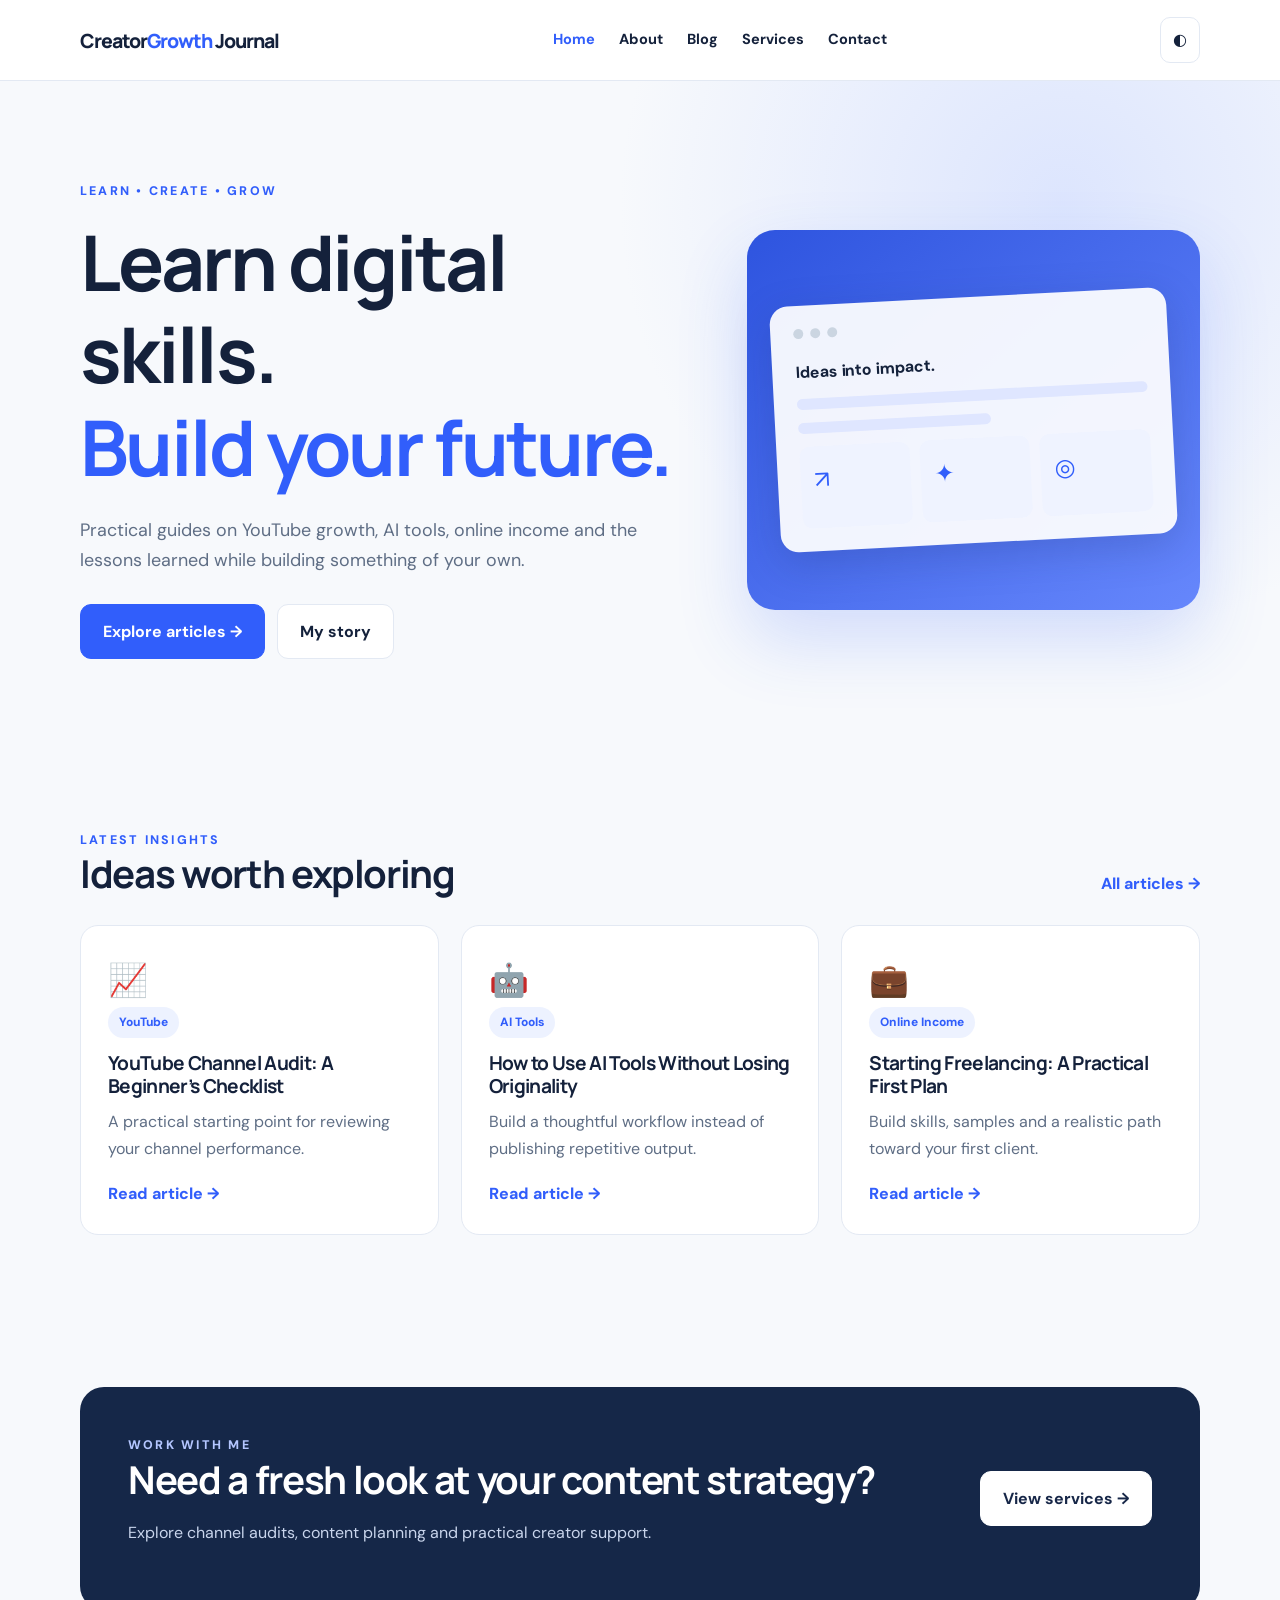
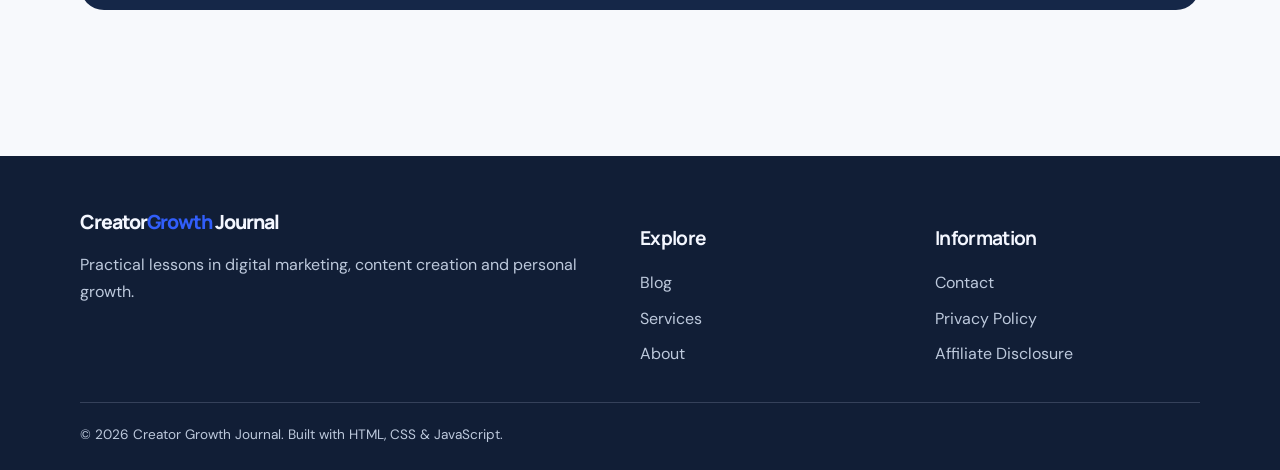
<file: index.html>
<!doctype html><html lang="en"><head><meta charset="utf-8"><meta name="viewport" content="width=device-width,initial-scale=1"><meta name="description" content="Learn digital marketing, YouTube SEO, AI tools and practical online skills."><title>Home | Creator Growth Journal</title><link rel="stylesheet" href="assets/css/style.css"></head><body><a class="skip" href="#main">Skip to content</a><header class="header"><div class="container nav"><a class="brand" href="index.html">Creator<span>Growth</span> Journal</a><nav class="links" id="navLinks" aria-label="Main navigation"><a href="index.html" aria-current="page">Home</a><a href="about.html" >About</a><a href="blog.html" >Blog</a><a href="services.html" >Services</a><a href="contact.html" >Contact</a></nav><div class="nav-actions"><button class="iconbtn" id="themeToggle" type="button" aria-label="Switch to dark mode">◐</button><button class="menu-toggle" id="menuToggle" type="button" aria-controls="navLinks" aria-expanded="false">☰ Menu</button></div></div></header><main id="main"><section class="hero"><div class="container hero-grid"><div><div class="eyebrow">LEARN • CREATE • GROW</div><h1>Learn digital skills.<br><span>Build your future.</span></h1><p class="lead">Practical guides on YouTube growth, AI tools, online income and the lessons learned while building something of your own.</p><div class="cta"><a class="btn" href="blog.html">Explore articles →</a><a class="btn secondary" href="about.html">My story</a></div></div><div class="visual" aria-hidden="true"><div class="mock"><div class="mock-head"><i class="dot"></i><i class="dot"></i><i class="dot"></i></div><strong>Ideas into impact.</strong><div class="mock-bar"></div><div class="mock-bar short"></div><div class="mock-row"><div class="mock-tile">↗</div><div class="mock-tile">✦</div><div class="mock-tile">◎</div></div></div></div></div></section><section class="section"><div class="container"><div class="section-head"><div><div class="eyebrow">LATEST INSIGHTS</div><h2>Ideas worth exploring</h2></div><a class="read" href="blog.html">All articles →</a></div><div class="grid"><article class="card" data-article data-category="YouTube"><div class="card-icon">📈</div><span class="tag">YouTube</span><h3>YouTube Channel Audit: A Beginner’s Checklist</h3><p>A practical starting point for reviewing your channel performance.</p><a class="read" href="posts/youtube-audit.html">Read article →</a></article><article class="card" data-article data-category="AI Tools"><div class="card-icon">🤖</div><span class="tag">AI Tools</span><h3>How to Use AI Tools Without Losing Originality</h3><p>Build a thoughtful workflow instead of publishing repetitive output.</p><a class="read" href="posts/ai-content.html">Read article →</a></article><article class="card" data-article data-category="Online Income"><div class="card-icon">💼</div><span class="tag">Online Income</span><h3>Starting Freelancing: A Practical First Plan</h3><p>Build skills, samples and a realistic path toward your first client.</p><a class="read" href="posts/freelancing.html">Read article →</a></article></div></div></section><section class="section"><div class="container"><div class="band"><div><div class="eyebrow" style="color:#b4c6ff">WORK WITH ME</div><h2>Need a fresh look at your content strategy?</h2><p>Explore channel audits, content planning and practical creator support.</p></div><a class="btn" href="services.html">View services →</a></div></div></section></main><footer class="footer"><div class="container"><div class="footer-grid"><div><div class="brand">Creator<span>Growth</span> Journal</div><p>Practical lessons in digital marketing, content creation and personal growth.</p></div><div><h3>Explore</h3><div class="footer-links"><a href="blog.html">Blog</a><a href="services.html">Services</a><a href="about.html">About</a></div></div><div><h3>Information</h3><div class="footer-links"><a href="contact.html">Contact</a><a href="privacy.html">Privacy Policy</a><a href="disclosure.html">Affiliate Disclosure</a></div></div></div><div class="footer-bottom">© 2026 Creator Growth Journal. Built with HTML, CSS & JavaScript.</div></div></footer><script src="assets/js/script.js" defer></script></body></html>
</file>
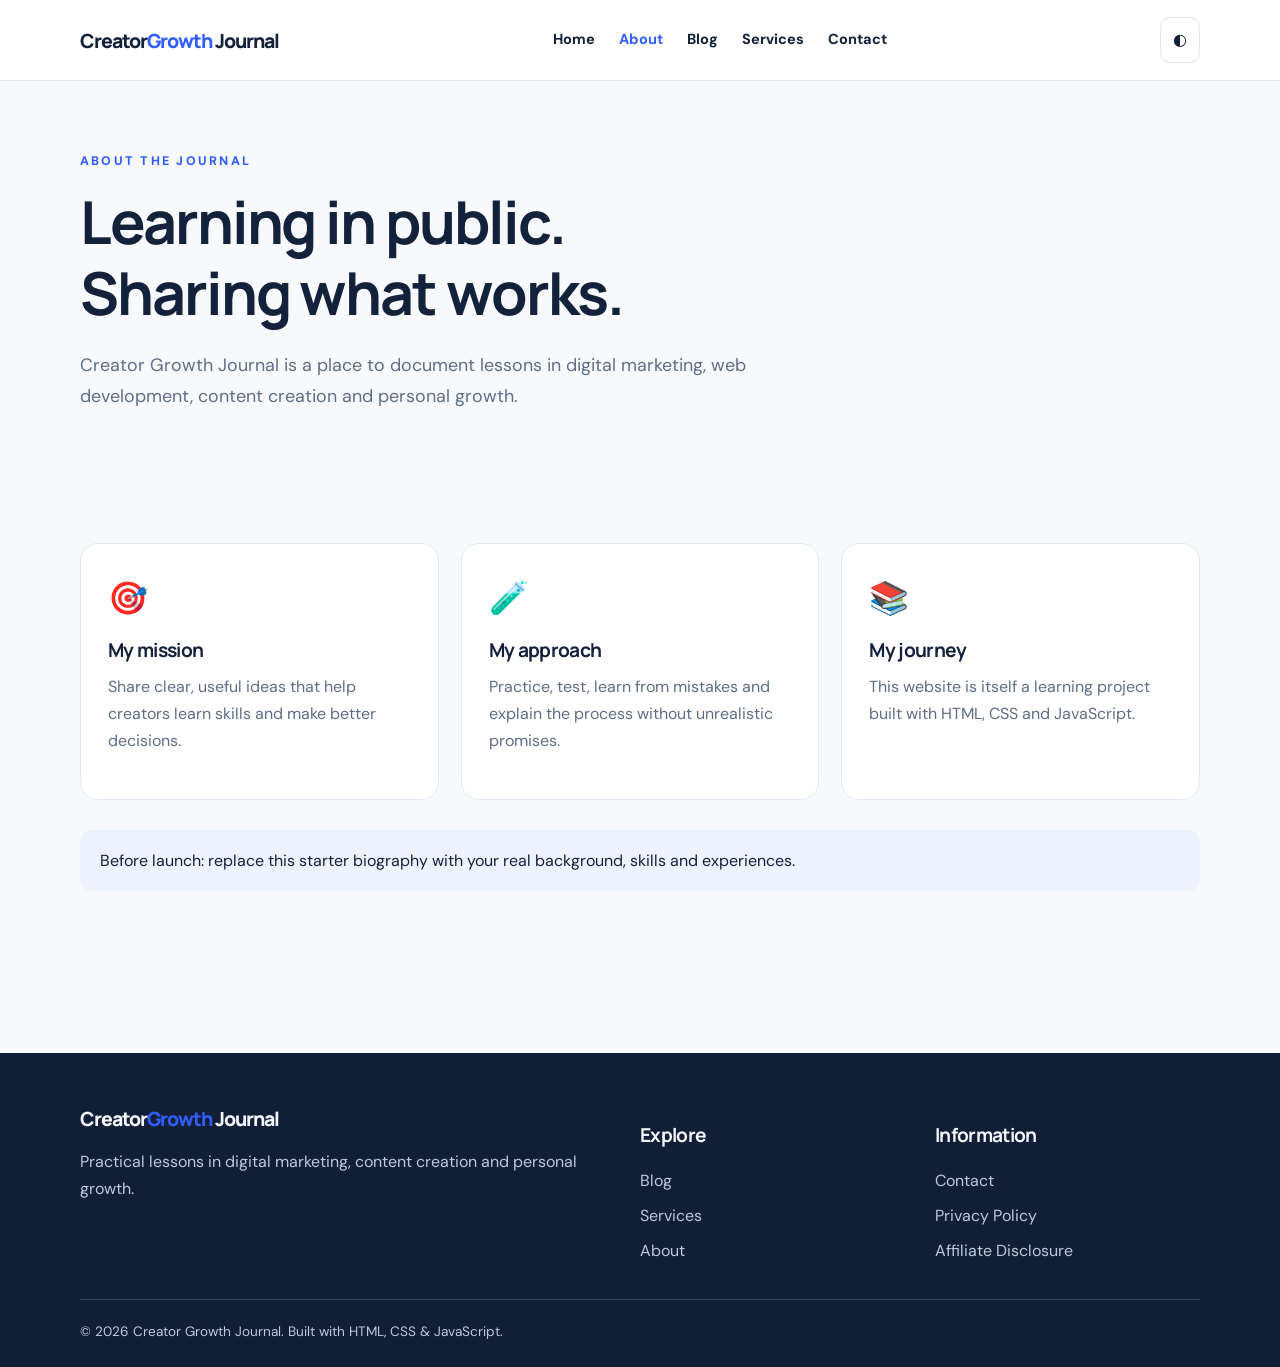
<file: about.html>
<!doctype html><html lang="en"><head><meta charset="utf-8"><meta name="viewport" content="width=device-width,initial-scale=1"><meta name="description" content="Learn about the mission behind Creator Growth Journal"><title>About | Creator Growth Journal</title><link rel="stylesheet" href="assets/css/style.css"></head><body><a class="skip" href="#main">Skip to content</a><header class="header"><div class="container nav"><a class="brand" href="index.html">Creator<span>Growth</span> Journal</a><nav class="links" id="navLinks" aria-label="Main navigation"><a href="index.html" >Home</a><a href="about.html" aria-current="page">About</a><a href="blog.html" >Blog</a><a href="services.html" >Services</a><a href="contact.html" >Contact</a></nav><div class="nav-actions"><button class="iconbtn" id="themeToggle" type="button" aria-label="Switch to dark mode">◐</button><button class="menu-toggle" id="menuToggle" type="button" aria-controls="navLinks" aria-expanded="false">☰ Menu</button></div></div></header><main id="main"><section class="page-hero"><div class="container"><div class="eyebrow">ABOUT THE JOURNAL</div><h1>Learning in public.<br>Sharing what works.</h1><p class="lead">Creator Growth Journal is a place to document lessons in digital marketing, web development, content creation and personal growth.</p></div></section><section class="section"><div class="container"><div class="grid"><div class="card"><div class="card-icon">🎯</div><h3>My mission</h3><p>Share clear, useful ideas that help creators learn skills and make better decisions.</p></div><div class="card"><div class="card-icon">🧪</div><h3>My approach</h3><p>Practice, test, learn from mistakes and explain the process without unrealistic promises.</p></div><div class="card"><div class="card-icon">📚</div><h3>My journey</h3><p>This website is itself a learning project built with HTML, CSS and JavaScript.</p></div></div><p class="note" style="margin-top:30px">Before launch: replace this starter biography with your real background, skills and experiences.</p></div></section></main><footer class="footer"><div class="container"><div class="footer-grid"><div><div class="brand">Creator<span>Growth</span> Journal</div><p>Practical lessons in digital marketing, content creation and personal growth.</p></div><div><h3>Explore</h3><div class="footer-links"><a href="blog.html">Blog</a><a href="services.html">Services</a><a href="about.html">About</a></div></div><div><h3>Information</h3><div class="footer-links"><a href="contact.html">Contact</a><a href="privacy.html">Privacy Policy</a><a href="disclosure.html">Affiliate Disclosure</a></div></div></div><div class="footer-bottom">© 2026 Creator Growth Journal. Built with HTML, CSS & JavaScript.</div></div></footer><script src="assets/js/script.js" defer></script></body></html>
</file>
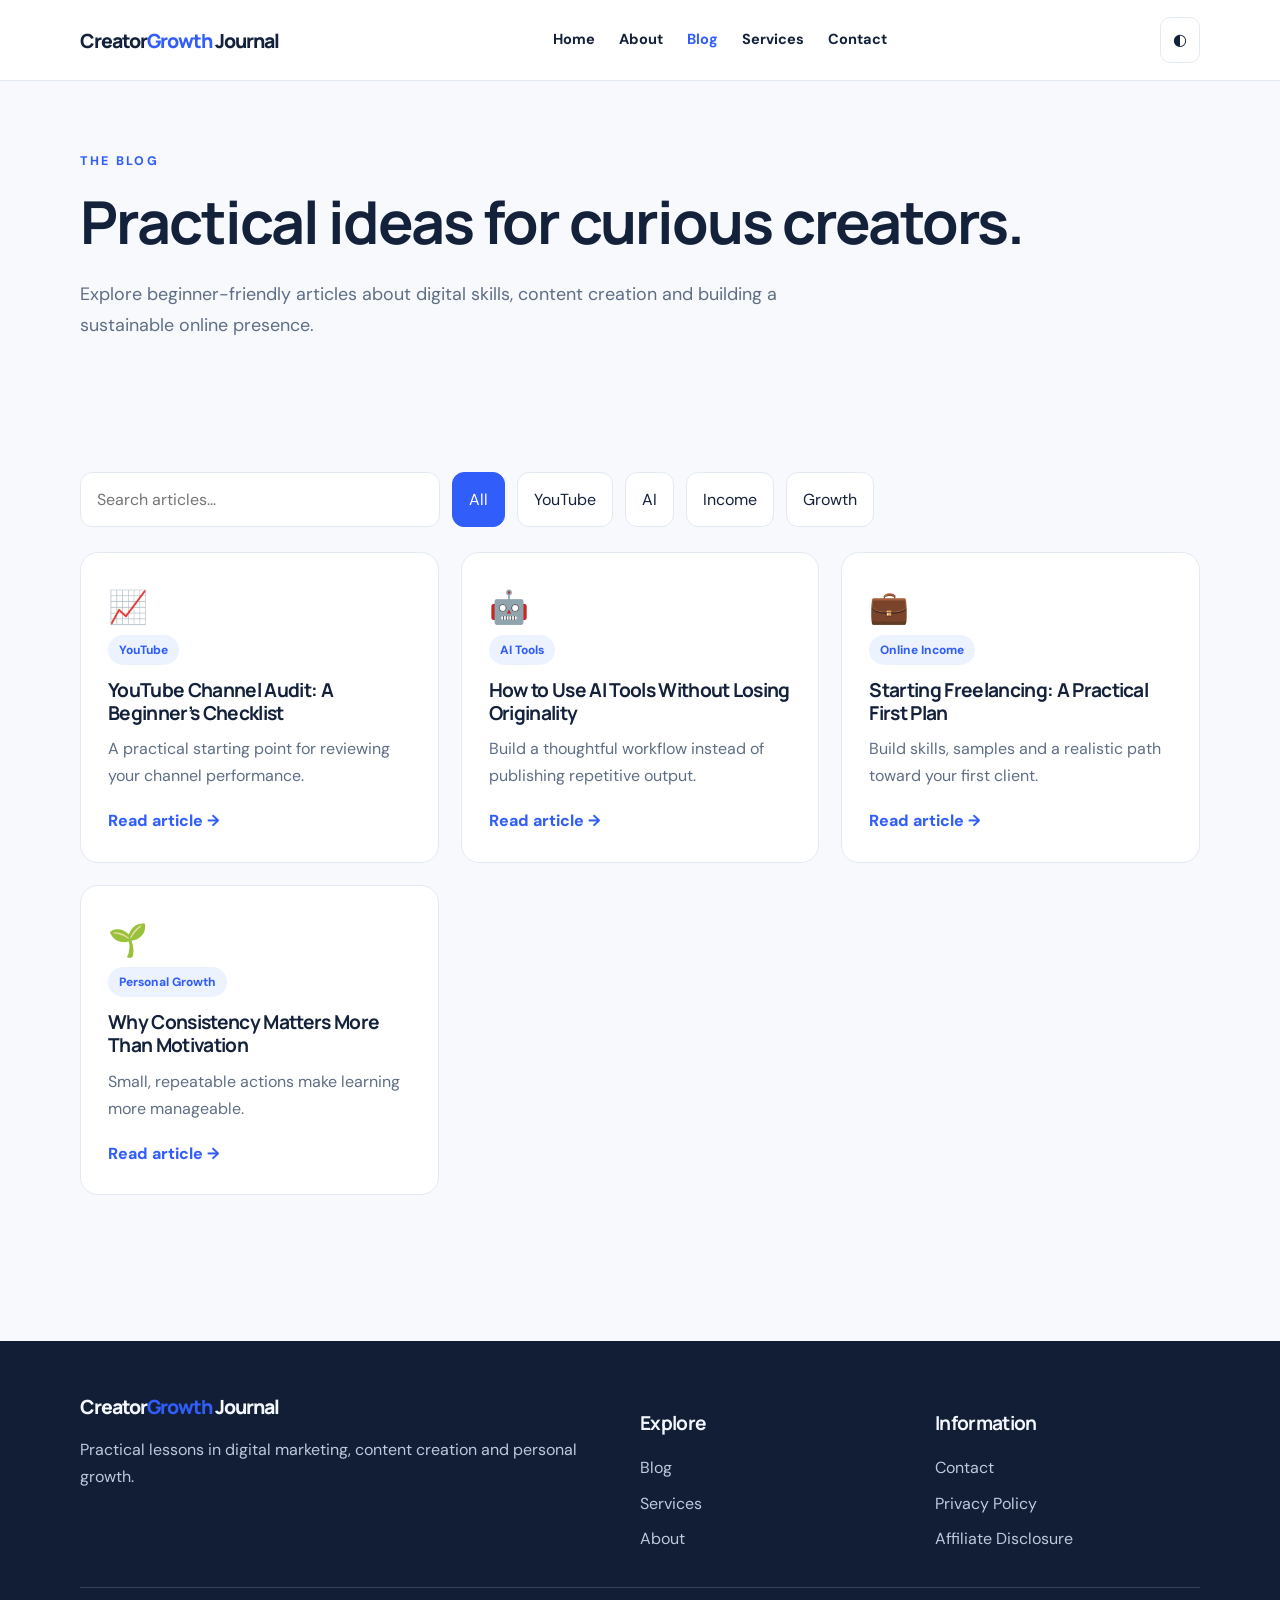
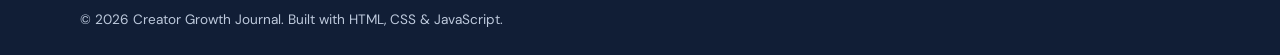
<file: blog.html>
<!doctype html><html lang="en"><head><meta charset="utf-8"><meta name="viewport" content="width=device-width,initial-scale=1"><meta name="description" content="Explore articles about YouTube, AI, freelancing and personal growth"><title>Blog | Creator Growth Journal</title><link rel="stylesheet" href="assets/css/style.css"></head><body><a class="skip" href="#main">Skip to content</a><header class="header"><div class="container nav"><a class="brand" href="index.html">Creator<span>Growth</span> Journal</a><nav class="links" id="navLinks" aria-label="Main navigation"><a href="index.html" >Home</a><a href="about.html" >About</a><a href="blog.html" aria-current="page">Blog</a><a href="services.html" >Services</a><a href="contact.html" >Contact</a></nav><div class="nav-actions"><button class="iconbtn" id="themeToggle" type="button" aria-label="Switch to dark mode">◐</button><button class="menu-toggle" id="menuToggle" type="button" aria-controls="navLinks" aria-expanded="false">☰ Menu</button></div></div></header><main id="main"><section class="page-hero"><div class="container"><div class="eyebrow">THE BLOG</div><h1>Practical ideas for curious creators.</h1><p class="lead">Explore beginner-friendly articles about digital skills, content creation and building a sustainable online presence.</p></div></section><section class="section"><div class="container"><div class="filters"><input class="search" id="blogSearch" type="search" placeholder="Search articles..." aria-label="Search blog articles"><button class="filter active" data-filter="all" aria-pressed="true">All</button><button class="filter" data-filter="YouTube" aria-pressed="false">YouTube</button><button class="filter" data-filter="AI Tools" aria-pressed="false">AI</button><button class="filter" data-filter="Online Income" aria-pressed="false">Income</button><button class="filter" data-filter="Personal Growth" aria-pressed="false">Growth</button></div><div class="grid"><article class="card" data-article data-category="YouTube"><div class="card-icon">📈</div><span class="tag">YouTube</span><h3>YouTube Channel Audit: A Beginner’s Checklist</h3><p>A practical starting point for reviewing your channel performance.</p><a class="read" href="posts/youtube-audit.html">Read article →</a></article><article class="card" data-article data-category="AI Tools"><div class="card-icon">🤖</div><span class="tag">AI Tools</span><h3>How to Use AI Tools Without Losing Originality</h3><p>Build a thoughtful workflow instead of publishing repetitive output.</p><a class="read" href="posts/ai-content.html">Read article →</a></article><article class="card" data-article data-category="Online Income"><div class="card-icon">💼</div><span class="tag">Online Income</span><h3>Starting Freelancing: A Practical First Plan</h3><p>Build skills, samples and a realistic path toward your first client.</p><a class="read" href="posts/freelancing.html">Read article →</a></article><article class="card" data-article data-category="Personal Growth"><div class="card-icon">🌱</div><span class="tag">Personal Growth</span><h3>Why Consistency Matters More Than Motivation</h3><p>Small, repeatable actions make learning more manageable.</p><a class="read" href="posts/motivation.html">Read article →</a></article></div><p id="emptyState" hidden>No matching articles found. Try another search.</p></div></section></main><footer class="footer"><div class="container"><div class="footer-grid"><div><div class="brand">Creator<span>Growth</span> Journal</div><p>Practical lessons in digital marketing, content creation and personal growth.</p></div><div><h3>Explore</h3><div class="footer-links"><a href="blog.html">Blog</a><a href="services.html">Services</a><a href="about.html">About</a></div></div><div><h3>Information</h3><div class="footer-links"><a href="contact.html">Contact</a><a href="privacy.html">Privacy Policy</a><a href="disclosure.html">Affiliate Disclosure</a></div></div></div><div class="footer-bottom">© 2026 Creator Growth Journal. Built with HTML, CSS & JavaScript.</div></div></footer><script src="assets/js/script.js" defer></script></body></html>
</file>
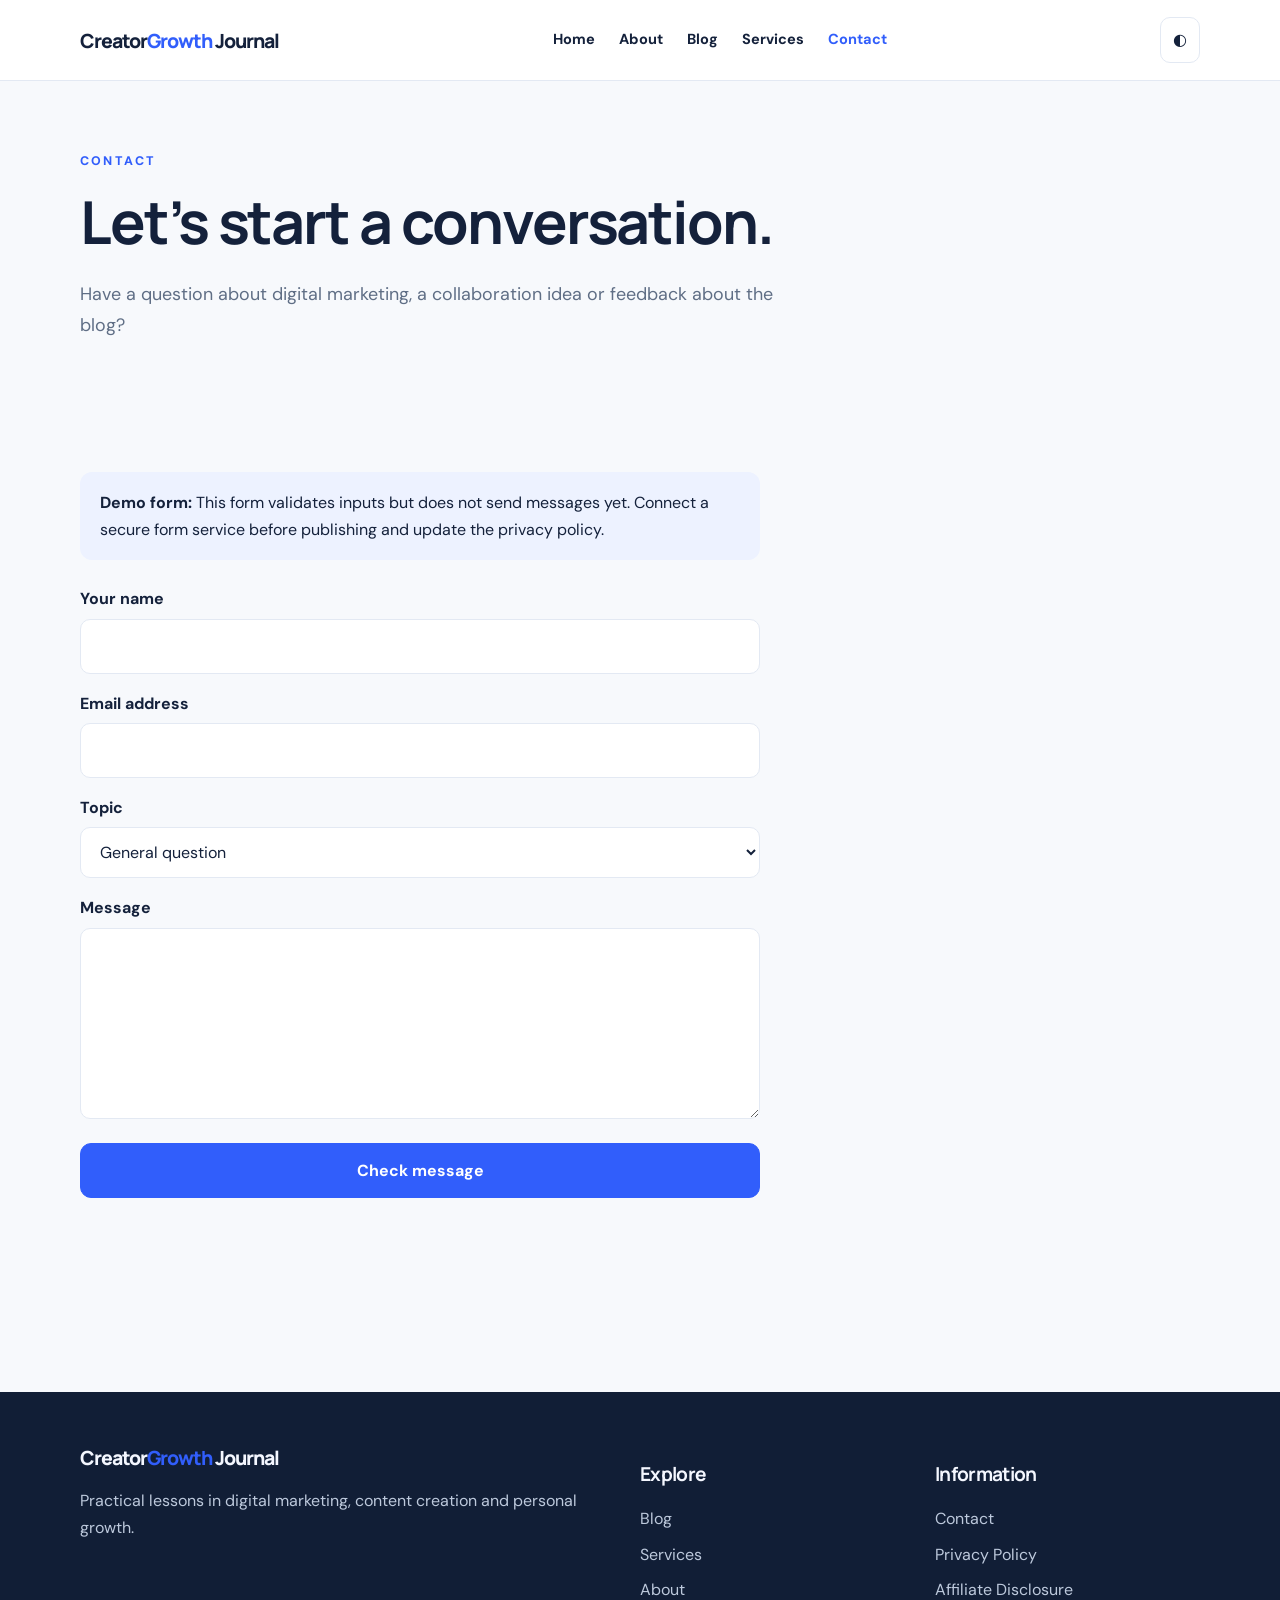
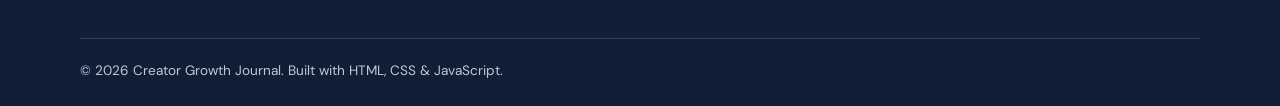
<file: contact.html>
<!doctype html><html lang="en"><head><meta charset="utf-8"><meta name="viewport" content="width=device-width,initial-scale=1"><meta name="description" content="Get in touch with Creator Growth Journal"><title>Contact | Creator Growth Journal</title><link rel="stylesheet" href="assets/css/style.css"></head><body><a class="skip" href="#main">Skip to content</a><header class="header"><div class="container nav"><a class="brand" href="index.html">Creator<span>Growth</span> Journal</a><nav class="links" id="navLinks" aria-label="Main navigation"><a href="index.html" >Home</a><a href="about.html" >About</a><a href="blog.html" >Blog</a><a href="services.html" >Services</a><a href="contact.html" aria-current="page">Contact</a></nav><div class="nav-actions"><button class="iconbtn" id="themeToggle" type="button" aria-label="Switch to dark mode">◐</button><button class="menu-toggle" id="menuToggle" type="button" aria-controls="navLinks" aria-expanded="false">☰ Menu</button></div></div></header><main id="main"><section class="page-hero"><div class="container"><div class="eyebrow">CONTACT</div><h1>Let’s start a conversation.</h1><p class="lead">Have a question about digital marketing, a collaboration idea or feedback about the blog?</p></div></section><section class="section"><div class="container"><div class="note" style="max-width:680px;margin-bottom:25px"><strong>Demo form:</strong> This form validates inputs but does not send messages yet. Connect a secure form service before publishing and update the privacy policy.</div><form class="form" id="contactForm"><div><label for="name">Your name</label><input id="name" name="name" autocomplete="name" required maxlength="100"></div><div><label for="email">Email address</label><input id="email" name="email" type="email" autocomplete="email" required></div><div><label for="subject">Topic</label><select id="subject" name="subject"><option>General question</option><option>Collaboration</option><option>Channel audit</option><option>Feedback</option></select></div><div><label for="message">Message</label><textarea id="message" name="message" rows="6" required maxlength="3000"></textarea></div><button class="btn" type="submit">Check message</button><p id="formStatus" role="status"></p></form></div></section></main><footer class="footer"><div class="container"><div class="footer-grid"><div><div class="brand">Creator<span>Growth</span> Journal</div><p>Practical lessons in digital marketing, content creation and personal growth.</p></div><div><h3>Explore</h3><div class="footer-links"><a href="blog.html">Blog</a><a href="services.html">Services</a><a href="about.html">About</a></div></div><div><h3>Information</h3><div class="footer-links"><a href="contact.html">Contact</a><a href="privacy.html">Privacy Policy</a><a href="disclosure.html">Affiliate Disclosure</a></div></div></div><div class="footer-bottom">© 2026 Creator Growth Journal. Built with HTML, CSS & JavaScript.</div></div></footer><script src="assets/js/script.js" defer></script></body></html>
</file>
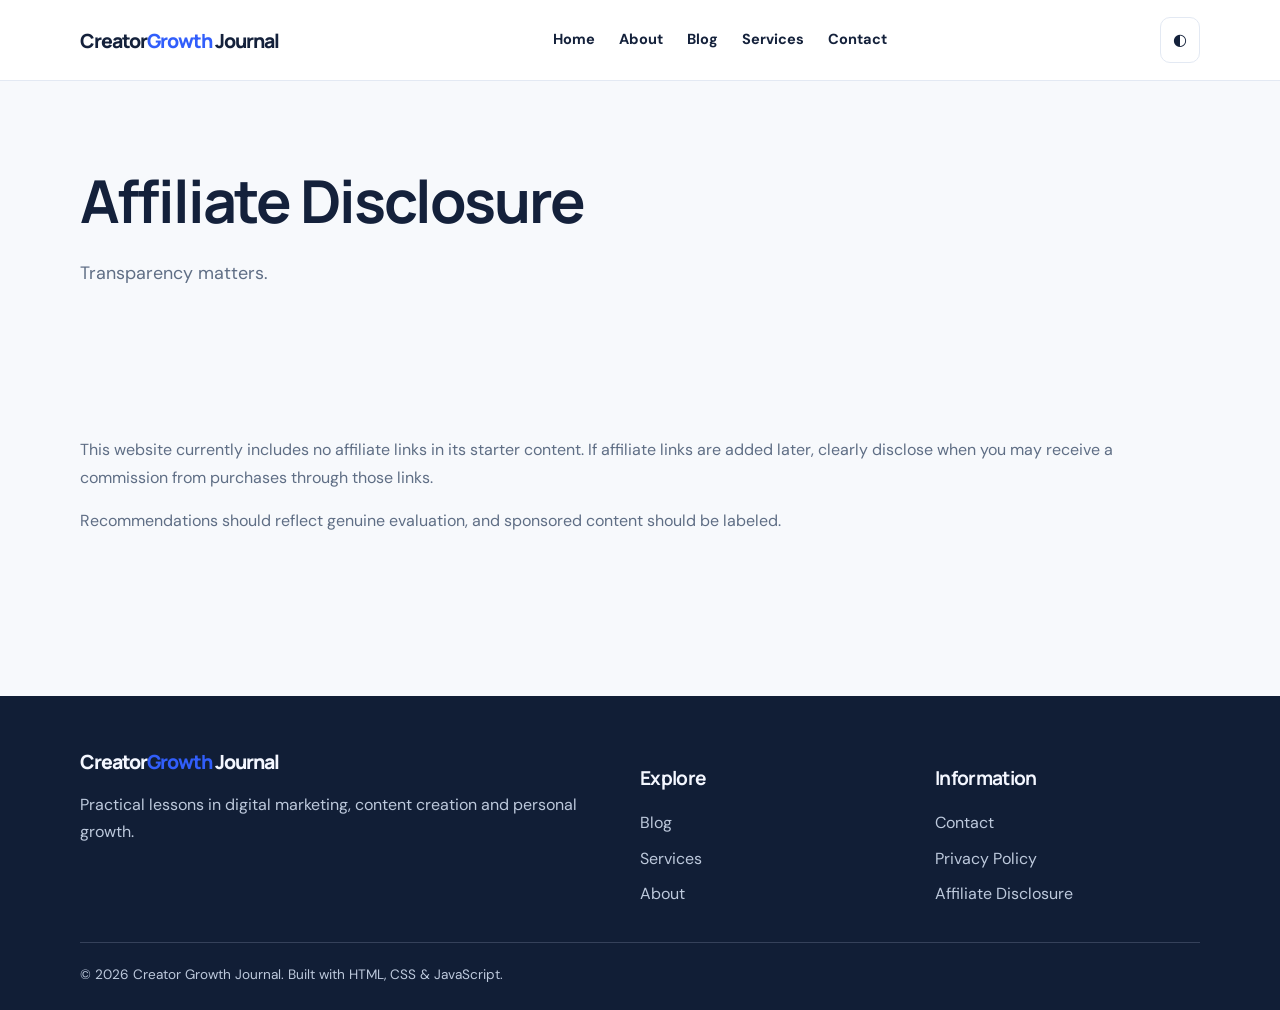
<file: disclosure.html>
<!doctype html><html lang="en"><head><meta charset="utf-8"><meta name="viewport" content="width=device-width,initial-scale=1"><meta name="description" content="Affiliate and advertising disclosure"><title>Affiliate Disclosure | Creator Growth Journal</title><link rel="stylesheet" href="assets/css/style.css"></head><body><a class="skip" href="#main">Skip to content</a><header class="header"><div class="container nav"><a class="brand" href="index.html">Creator<span>Growth</span> Journal</a><nav class="links" id="navLinks" aria-label="Main navigation"><a href="index.html" >Home</a><a href="about.html" >About</a><a href="blog.html" >Blog</a><a href="services.html" >Services</a><a href="contact.html" >Contact</a></nav><div class="nav-actions"><button class="iconbtn" id="themeToggle" type="button" aria-label="Switch to dark mode">◐</button><button class="menu-toggle" id="menuToggle" type="button" aria-controls="navLinks" aria-expanded="false">☰ Menu</button></div></div></header><main id="main"><section class="page-hero"><div class="container"><h1>Affiliate Disclosure</h1><p class="lead">Transparency matters.</p></div></section><section class="section"><div class="container"><p>This website currently includes no affiliate links in its starter content. If affiliate links are added later, clearly disclose when you may receive a commission from purchases through those links.</p><p>Recommendations should reflect genuine evaluation, and sponsored content should be labeled.</p></div></section></main><footer class="footer"><div class="container"><div class="footer-grid"><div><div class="brand">Creator<span>Growth</span> Journal</div><p>Practical lessons in digital marketing, content creation and personal growth.</p></div><div><h3>Explore</h3><div class="footer-links"><a href="blog.html">Blog</a><a href="services.html">Services</a><a href="about.html">About</a></div></div><div><h3>Information</h3><div class="footer-links"><a href="contact.html">Contact</a><a href="privacy.html">Privacy Policy</a><a href="disclosure.html">Affiliate Disclosure</a></div></div></div><div class="footer-bottom">© 2026 Creator Growth Journal. Built with HTML, CSS & JavaScript.</div></div></footer><script src="assets/js/script.js" defer></script></body></html>
</file>
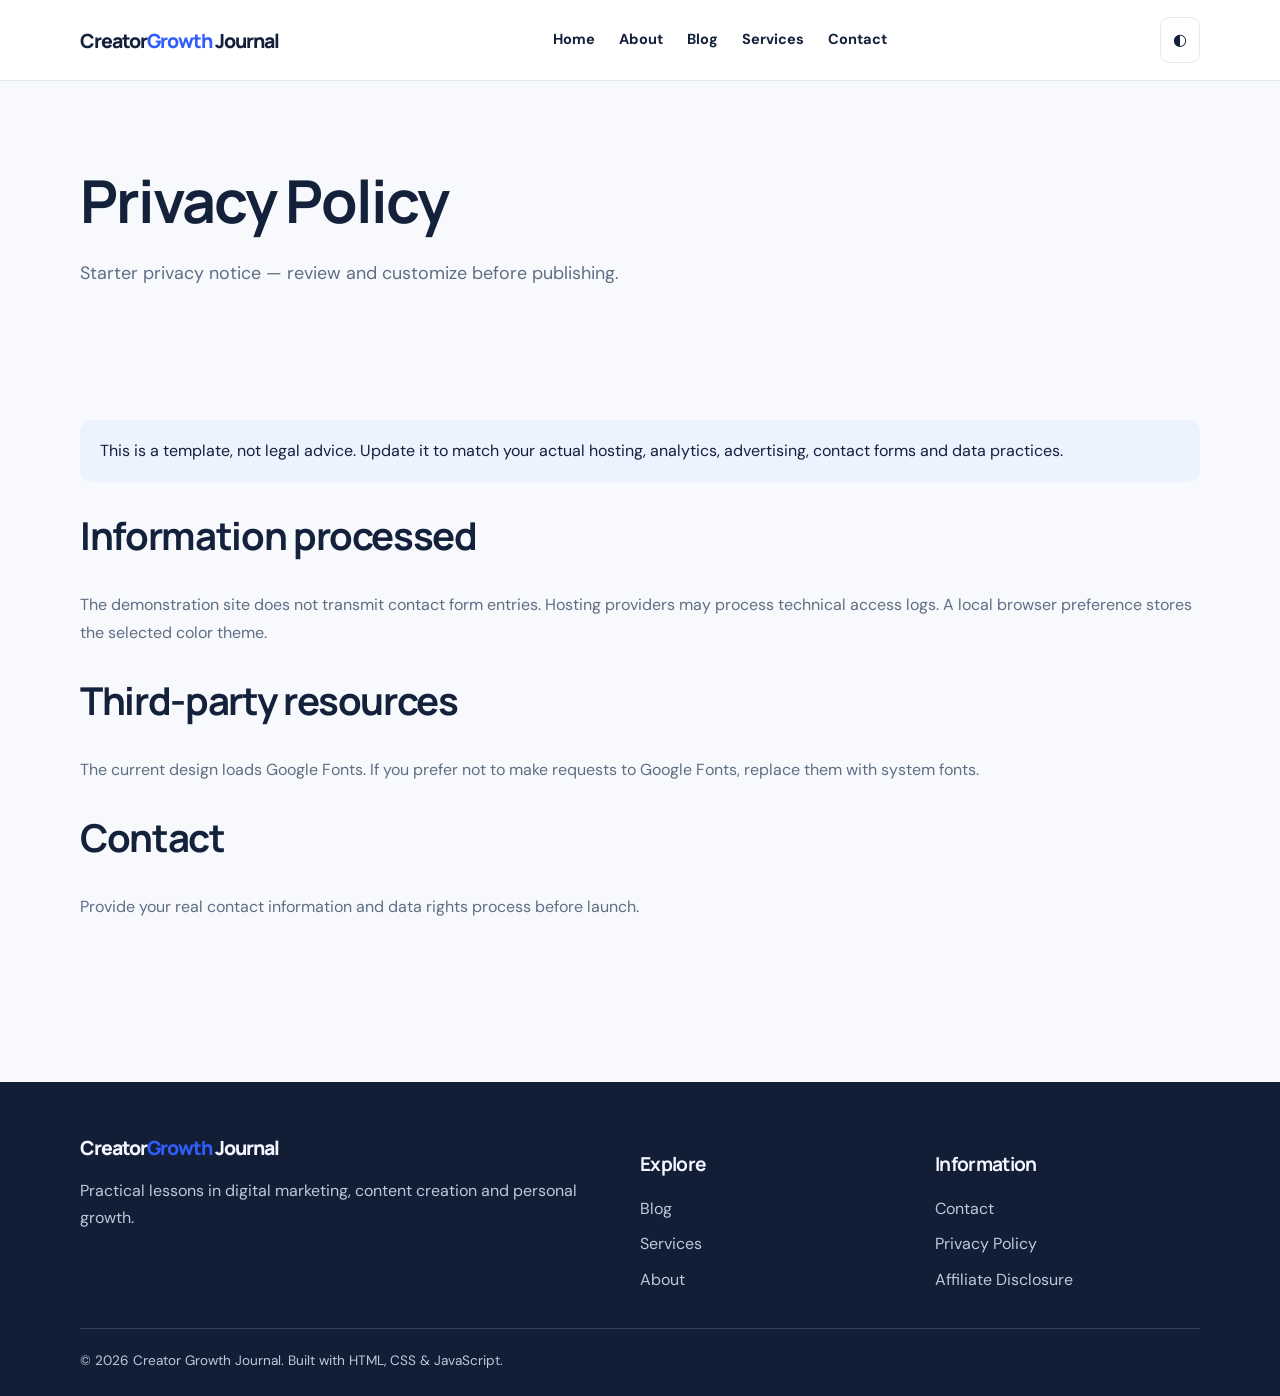
<file: privacy.html>
<!doctype html><html lang="en"><head><meta charset="utf-8"><meta name="viewport" content="width=device-width,initial-scale=1"><meta name="description" content="Privacy information for Creator Growth Journal"><title>Privacy Policy | Creator Growth Journal</title><link rel="stylesheet" href="assets/css/style.css"></head><body><a class="skip" href="#main">Skip to content</a><header class="header"><div class="container nav"><a class="brand" href="index.html">Creator<span>Growth</span> Journal</a><nav class="links" id="navLinks" aria-label="Main navigation"><a href="index.html" >Home</a><a href="about.html" >About</a><a href="blog.html" >Blog</a><a href="services.html" >Services</a><a href="contact.html" >Contact</a></nav><div class="nav-actions"><button class="iconbtn" id="themeToggle" type="button" aria-label="Switch to dark mode">◐</button><button class="menu-toggle" id="menuToggle" type="button" aria-controls="navLinks" aria-expanded="false">☰ Menu</button></div></div></header><main id="main"><section class="page-hero"><div class="container"><h1>Privacy Policy</h1><p class="lead">Starter privacy notice — review and customize before publishing.</p></div></section><section class="section"><div class="container"><div class="note">This is a template, not legal advice. Update it to match your actual hosting, analytics, advertising, contact forms and data practices.</div><h2>Information processed</h2><p>The demonstration site does not transmit contact form entries. Hosting providers may process technical access logs. A local browser preference stores the selected color theme.</p><h2>Third-party resources</h2><p>The current design loads Google Fonts. If you prefer not to make requests to Google Fonts, replace them with system fonts.</p><h2>Contact</h2><p>Provide your real contact information and data rights process before launch.</p></div></section></main><footer class="footer"><div class="container"><div class="footer-grid"><div><div class="brand">Creator<span>Growth</span> Journal</div><p>Practical lessons in digital marketing, content creation and personal growth.</p></div><div><h3>Explore</h3><div class="footer-links"><a href="blog.html">Blog</a><a href="services.html">Services</a><a href="about.html">About</a></div></div><div><h3>Information</h3><div class="footer-links"><a href="contact.html">Contact</a><a href="privacy.html">Privacy Policy</a><a href="disclosure.html">Affiliate Disclosure</a></div></div></div><div class="footer-bottom">© 2026 Creator Growth Journal. Built with HTML, CSS & JavaScript.</div></div></footer><script src="assets/js/script.js" defer></script></body></html>
</file>
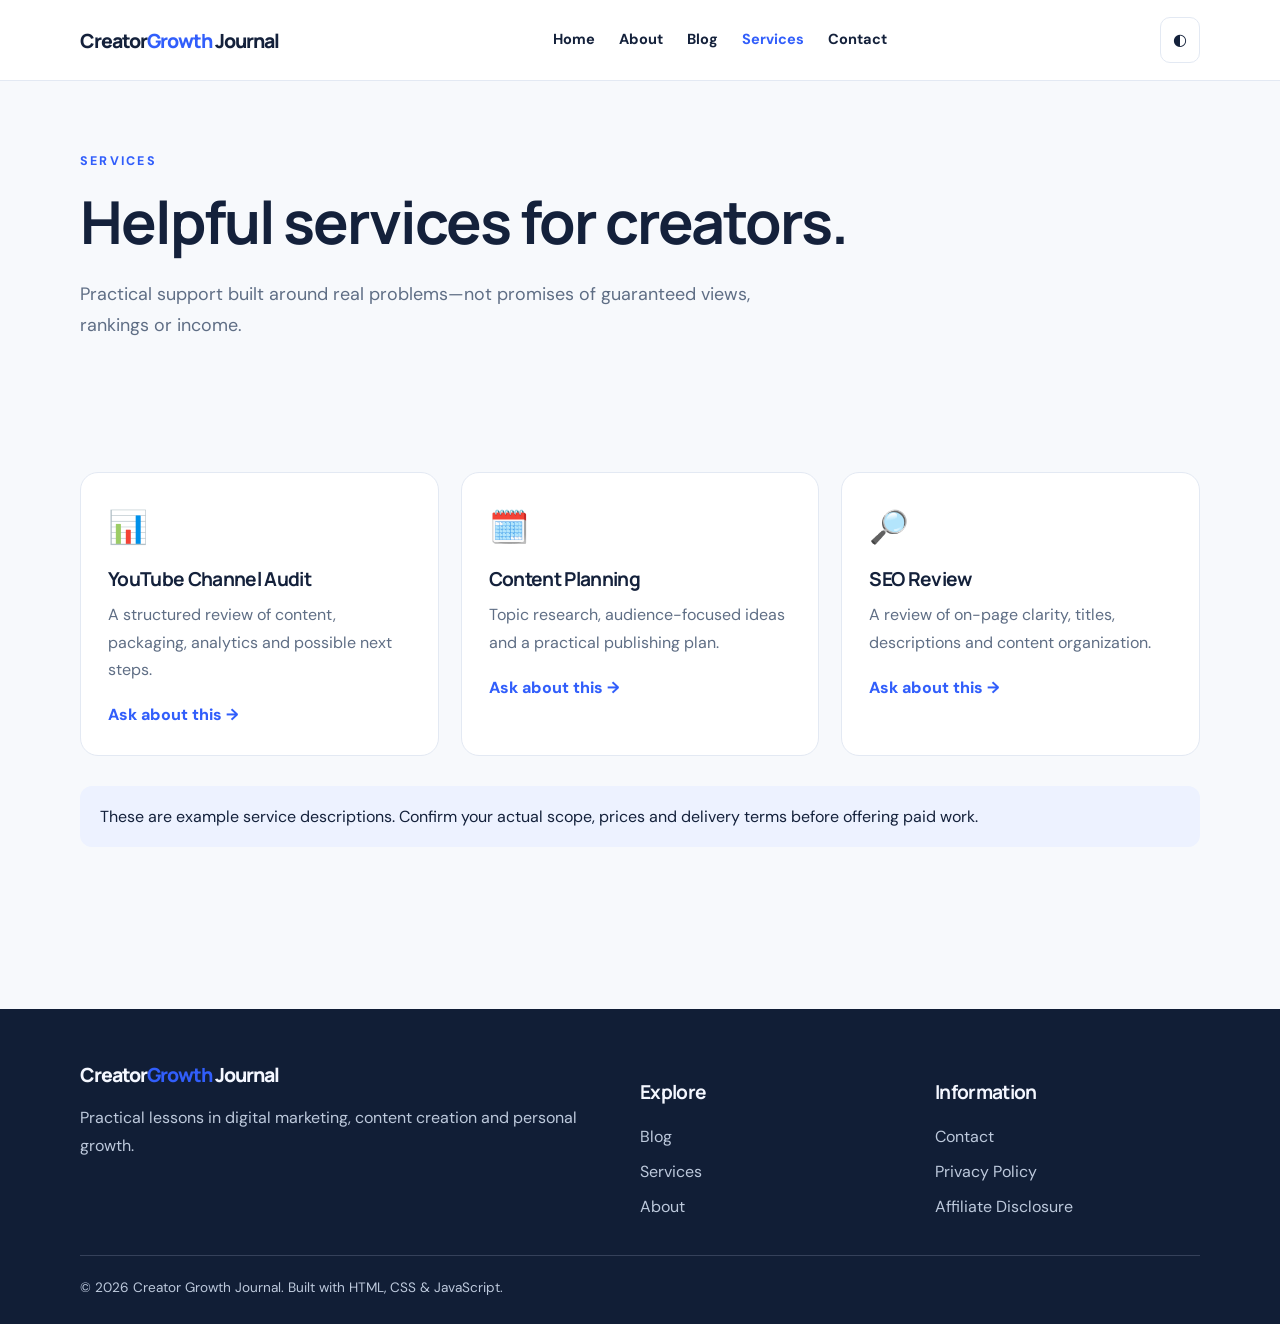
<file: services.html>
<!doctype html><html lang="en"><head><meta charset="utf-8"><meta name="viewport" content="width=device-width,initial-scale=1"><meta name="description" content="Explore creator support services and channel audit offerings"><title>Services | Creator Growth Journal</title><link rel="stylesheet" href="assets/css/style.css"></head><body><a class="skip" href="#main">Skip to content</a><header class="header"><div class="container nav"><a class="brand" href="index.html">Creator<span>Growth</span> Journal</a><nav class="links" id="navLinks" aria-label="Main navigation"><a href="index.html" >Home</a><a href="about.html" >About</a><a href="blog.html" >Blog</a><a href="services.html" aria-current="page">Services</a><a href="contact.html" >Contact</a></nav><div class="nav-actions"><button class="iconbtn" id="themeToggle" type="button" aria-label="Switch to dark mode">◐</button><button class="menu-toggle" id="menuToggle" type="button" aria-controls="navLinks" aria-expanded="false">☰ Menu</button></div></div></header><main id="main"><section class="page-hero"><div class="container"><div class="eyebrow">SERVICES</div><h1>Helpful services for creators.</h1><p class="lead">Practical support built around real problems—not promises of guaranteed views, rankings or income.</p></div></section><section class="section"><div class="container"><div class="grid"><article class="card"><div class="card-icon">📊</div><h3>YouTube Channel Audit</h3><p>A structured review of content, packaging, analytics and possible next steps.</p><a class="read" href="contact.html">Ask about this →</a></article><article class="card"><div class="card-icon">🗓️</div><h3>Content Planning</h3><p>Topic research, audience-focused ideas and a practical publishing plan.</p><a class="read" href="contact.html">Ask about this →</a></article><article class="card"><div class="card-icon">🔎</div><h3>SEO Review</h3><p>A review of on-page clarity, titles, descriptions and content organization.</p><a class="read" href="contact.html">Ask about this →</a></article></div><p class="note" style="margin-top:30px">These are example service descriptions. Confirm your actual scope, prices and delivery terms before offering paid work.</p></div></section></main><footer class="footer"><div class="container"><div class="footer-grid"><div><div class="brand">Creator<span>Growth</span> Journal</div><p>Practical lessons in digital marketing, content creation and personal growth.</p></div><div><h3>Explore</h3><div class="footer-links"><a href="blog.html">Blog</a><a href="services.html">Services</a><a href="about.html">About</a></div></div><div><h3>Information</h3><div class="footer-links"><a href="contact.html">Contact</a><a href="privacy.html">Privacy Policy</a><a href="disclosure.html">Affiliate Disclosure</a></div></div></div><div class="footer-bottom">© 2026 Creator Growth Journal. Built with HTML, CSS & JavaScript.</div></div></footer><script src="assets/js/script.js" defer></script></body></html>
</file>
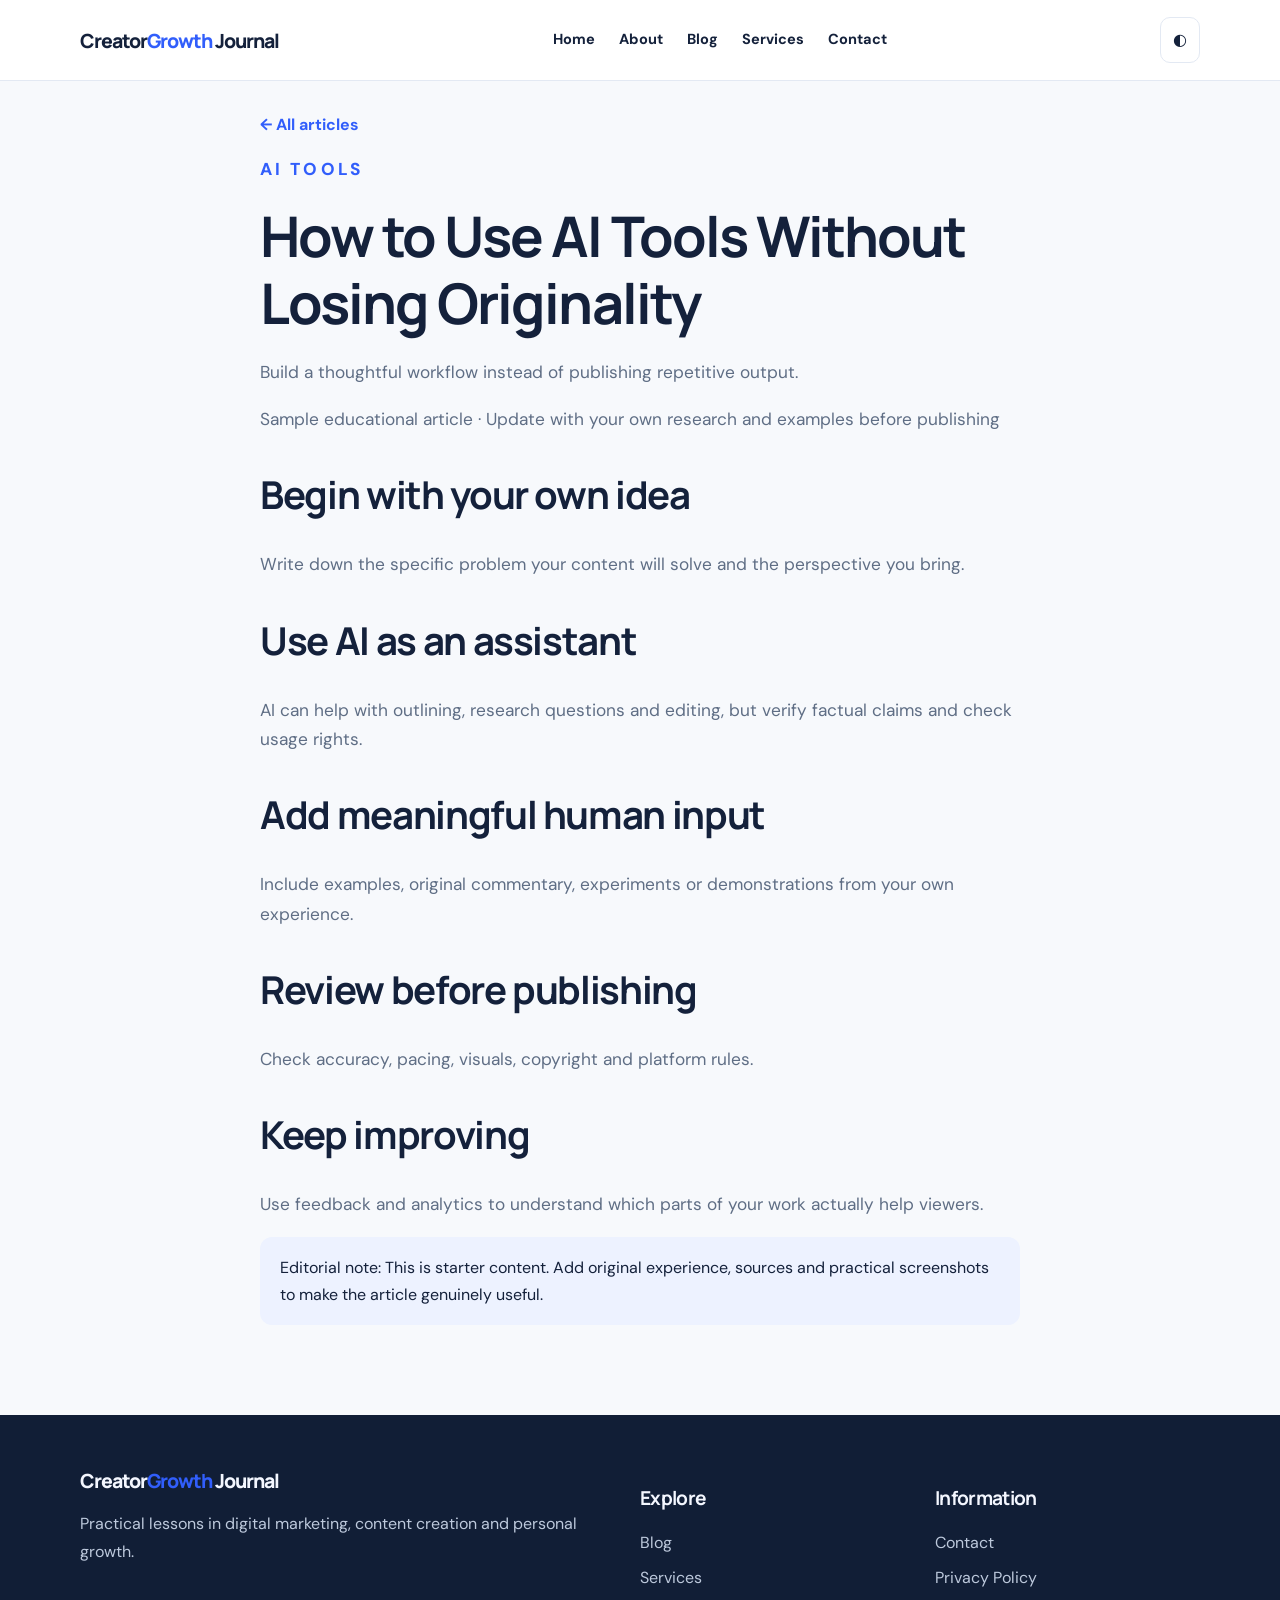
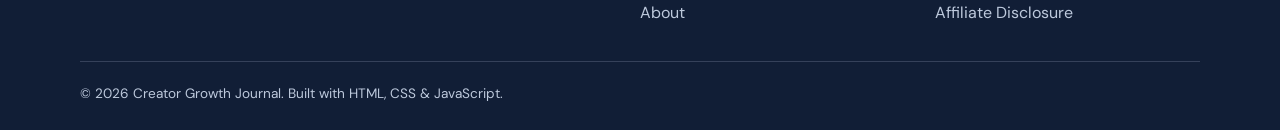
<file: posts/ai-content.html>
<!doctype html><html lang="en"><head><meta charset="utf-8"><meta name="viewport" content="width=device-width,initial-scale=1"><meta name="description" content="Build a thoughtful workflow instead of publishing repetitive output."><title>How to Use AI Tools Without Losing Originality | Creator Growth Journal</title><link rel="stylesheet" href="../assets/css/style.css"></head><body><a class="skip" href="#main">Skip to content</a><header class="header"><div class="container nav"><a class="brand" href="../index.html">Creator<span>Growth</span> Journal</a><nav class="links" id="navLinks" aria-label="Main navigation"><a href="../index.html" >Home</a><a href="../about.html" >About</a><a href="../blog.html" >Blog</a><a href="../services.html" >Services</a><a href="../contact.html" >Contact</a></nav><div class="nav-actions"><button class="iconbtn" id="themeToggle" type="button" aria-label="Switch to dark mode">◐</button><button class="menu-toggle" id="menuToggle" type="button" aria-controls="navLinks" aria-expanded="false">☰ Menu</button></div></div></header><main id="main"><div class="article"><a class="back" href="../blog.html">← All articles</a><p class="eyebrow">AI Tools</p><h1>How to Use AI Tools Without Losing Originality</h1><p class="lead">Build a thoughtful workflow instead of publishing repetitive output.</p><p class="muted">Sample educational article · Update with your own research and examples before publishing</p><h2>Begin with your own idea</h2><p>Write down the specific problem your content will solve and the perspective you bring.</p><h2>Use AI as an assistant</h2><p>AI can help with outlining, research questions and editing, but verify factual claims and check usage rights.</p><h2>Add meaningful human input</h2><p>Include examples, original commentary, experiments or demonstrations from your own experience.</p><h2>Review before publishing</h2><p>Check accuracy, pacing, visuals, copyright and platform rules.</p><h2>Keep improving</h2><p>Use feedback and analytics to understand which parts of your work actually help viewers.</p><div class="note">Editorial note: This is starter content. Add original experience, sources and practical screenshots to make the article genuinely useful.</div></div></main><footer class="footer"><div class="container"><div class="footer-grid"><div><div class="brand">Creator<span>Growth</span> Journal</div><p>Practical lessons in digital marketing, content creation and personal growth.</p></div><div><h3>Explore</h3><div class="footer-links"><a href="../blog.html">Blog</a><a href="../services.html">Services</a><a href="../about.html">About</a></div></div><div><h3>Information</h3><div class="footer-links"><a href="../contact.html">Contact</a><a href="../privacy.html">Privacy Policy</a><a href="../disclosure.html">Affiliate Disclosure</a></div></div></div><div class="footer-bottom">© 2026 Creator Growth Journal. Built with HTML, CSS & JavaScript.</div></div></footer><script src="../assets/js/script.js" defer></script></body></html>
</file>
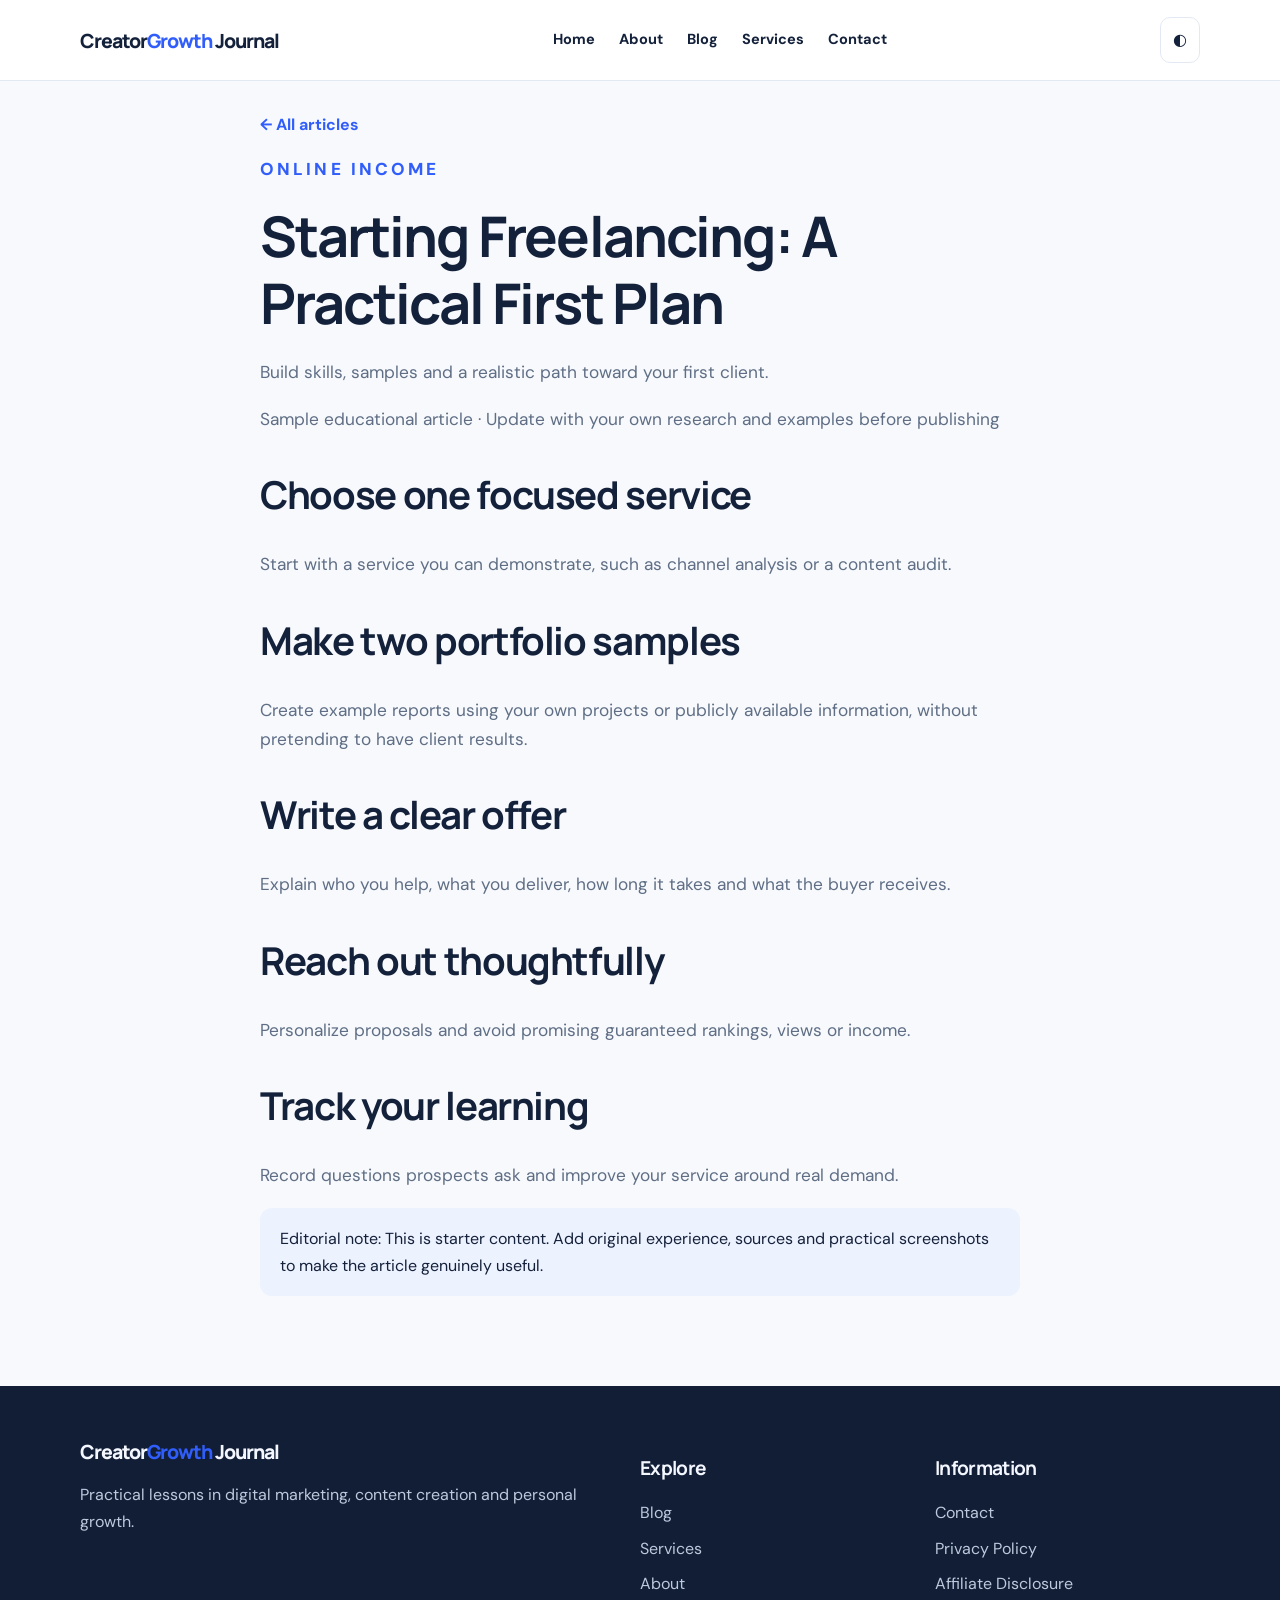
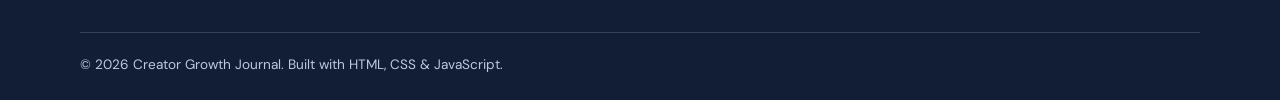
<file: posts/freelancing.html>
<!doctype html><html lang="en"><head><meta charset="utf-8"><meta name="viewport" content="width=device-width,initial-scale=1"><meta name="description" content="Build skills, samples and a realistic path toward your first client."><title>Starting Freelancing: A Practical First Plan | Creator Growth Journal</title><link rel="stylesheet" href="../assets/css/style.css"></head><body><a class="skip" href="#main">Skip to content</a><header class="header"><div class="container nav"><a class="brand" href="../index.html">Creator<span>Growth</span> Journal</a><nav class="links" id="navLinks" aria-label="Main navigation"><a href="../index.html" >Home</a><a href="../about.html" >About</a><a href="../blog.html" >Blog</a><a href="../services.html" >Services</a><a href="../contact.html" >Contact</a></nav><div class="nav-actions"><button class="iconbtn" id="themeToggle" type="button" aria-label="Switch to dark mode">◐</button><button class="menu-toggle" id="menuToggle" type="button" aria-controls="navLinks" aria-expanded="false">☰ Menu</button></div></div></header><main id="main"><div class="article"><a class="back" href="../blog.html">← All articles</a><p class="eyebrow">Online Income</p><h1>Starting Freelancing: A Practical First Plan</h1><p class="lead">Build skills, samples and a realistic path toward your first client.</p><p class="muted">Sample educational article · Update with your own research and examples before publishing</p><h2>Choose one focused service</h2><p>Start with a service you can demonstrate, such as channel analysis or a content audit.</p><h2>Make two portfolio samples</h2><p>Create example reports using your own projects or publicly available information, without pretending to have client results.</p><h2>Write a clear offer</h2><p>Explain who you help, what you deliver, how long it takes and what the buyer receives.</p><h2>Reach out thoughtfully</h2><p>Personalize proposals and avoid promising guaranteed rankings, views or income.</p><h2>Track your learning</h2><p>Record questions prospects ask and improve your service around real demand.</p><div class="note">Editorial note: This is starter content. Add original experience, sources and practical screenshots to make the article genuinely useful.</div></div></main><footer class="footer"><div class="container"><div class="footer-grid"><div><div class="brand">Creator<span>Growth</span> Journal</div><p>Practical lessons in digital marketing, content creation and personal growth.</p></div><div><h3>Explore</h3><div class="footer-links"><a href="../blog.html">Blog</a><a href="../services.html">Services</a><a href="../about.html">About</a></div></div><div><h3>Information</h3><div class="footer-links"><a href="../contact.html">Contact</a><a href="../privacy.html">Privacy Policy</a><a href="../disclosure.html">Affiliate Disclosure</a></div></div></div><div class="footer-bottom">© 2026 Creator Growth Journal. Built with HTML, CSS & JavaScript.</div></div></footer><script src="../assets/js/script.js" defer></script></body></html>
</file>
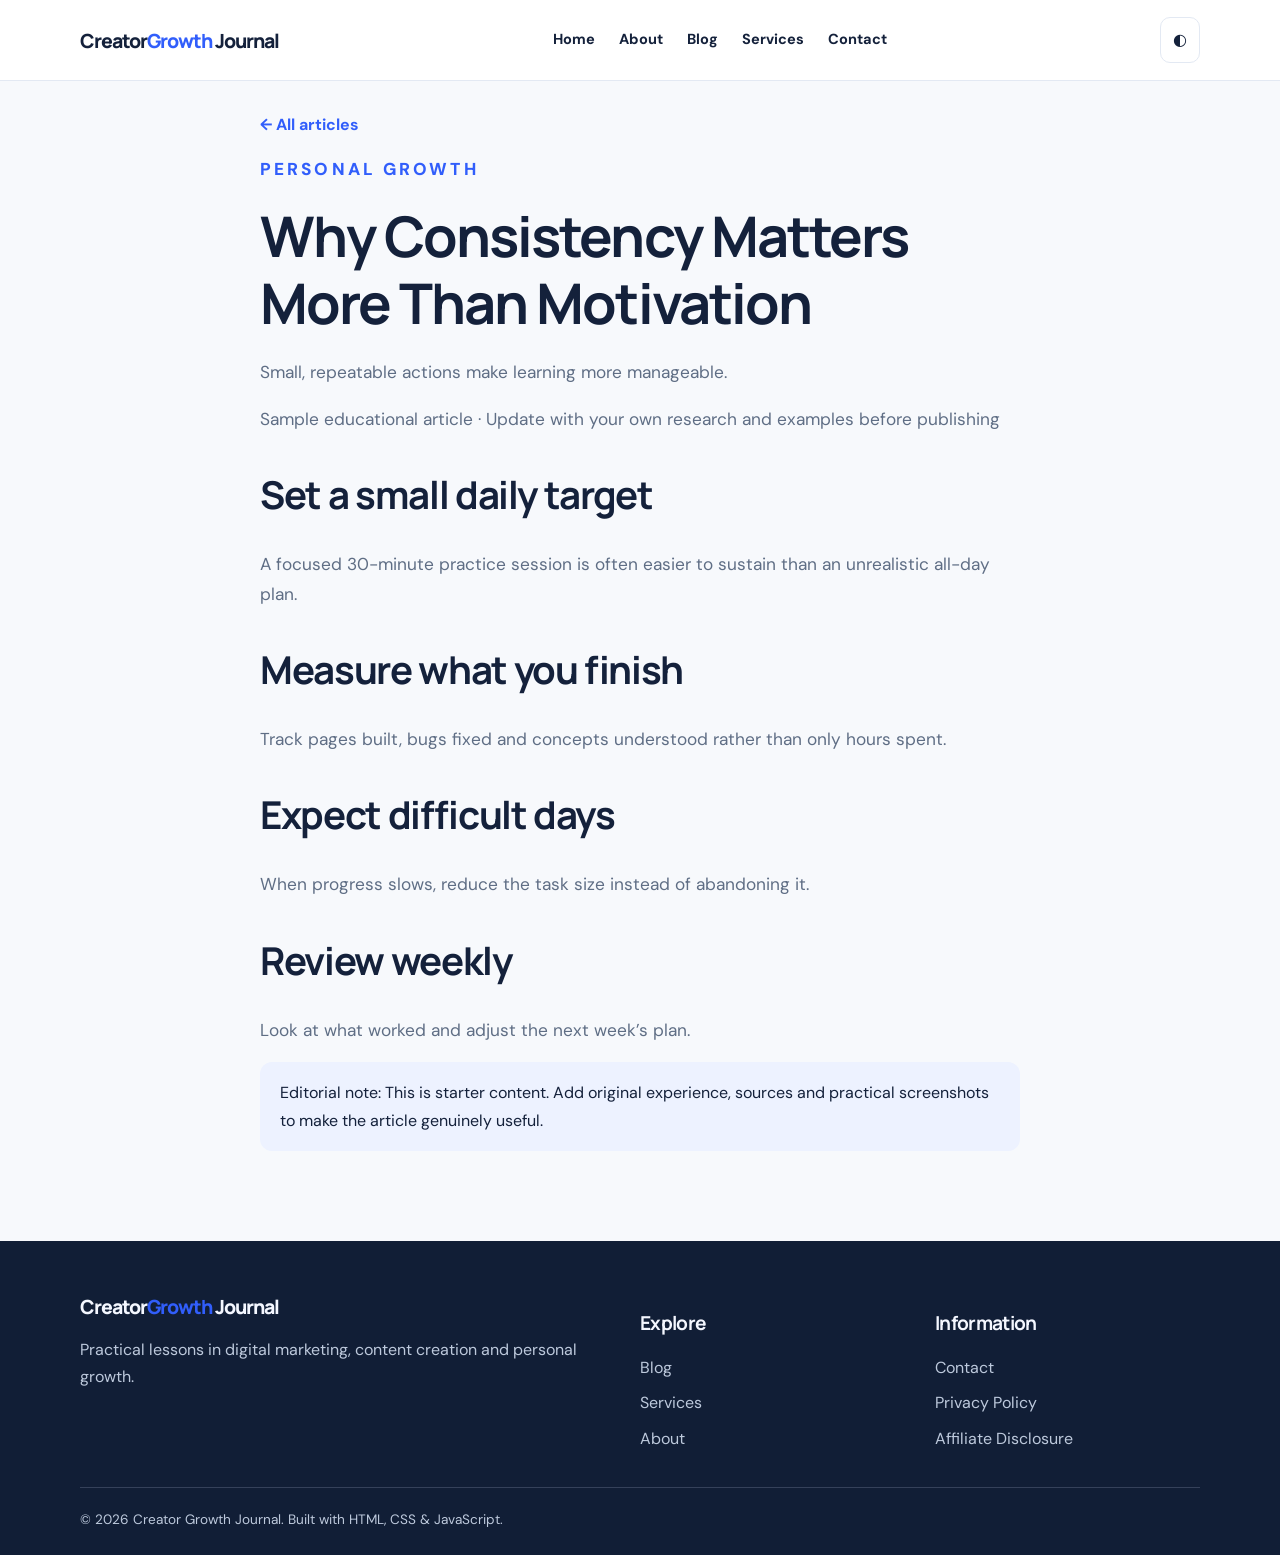
<file: posts/motivation.html>
<!doctype html><html lang="en"><head><meta charset="utf-8"><meta name="viewport" content="width=device-width,initial-scale=1"><meta name="description" content="Small, repeatable actions make learning more manageable."><title>Why Consistency Matters More Than Motivation | Creator Growth Journal</title><link rel="stylesheet" href="../assets/css/style.css"></head><body><a class="skip" href="#main">Skip to content</a><header class="header"><div class="container nav"><a class="brand" href="../index.html">Creator<span>Growth</span> Journal</a><nav class="links" id="navLinks" aria-label="Main navigation"><a href="../index.html" >Home</a><a href="../about.html" >About</a><a href="../blog.html" >Blog</a><a href="../services.html" >Services</a><a href="../contact.html" >Contact</a></nav><div class="nav-actions"><button class="iconbtn" id="themeToggle" type="button" aria-label="Switch to dark mode">◐</button><button class="menu-toggle" id="menuToggle" type="button" aria-controls="navLinks" aria-expanded="false">☰ Menu</button></div></div></header><main id="main"><div class="article"><a class="back" href="../blog.html">← All articles</a><p class="eyebrow">Personal Growth</p><h1>Why Consistency Matters More Than Motivation</h1><p class="lead">Small, repeatable actions make learning more manageable.</p><p class="muted">Sample educational article · Update with your own research and examples before publishing</p><h2>Set a small daily target</h2><p>A focused 30-minute practice session is often easier to sustain than an unrealistic all-day plan.</p><h2>Measure what you finish</h2><p>Track pages built, bugs fixed and concepts understood rather than only hours spent.</p><h2>Expect difficult days</h2><p>When progress slows, reduce the task size instead of abandoning it.</p><h2>Review weekly</h2><p>Look at what worked and adjust the next week’s plan.</p><div class="note">Editorial note: This is starter content. Add original experience, sources and practical screenshots to make the article genuinely useful.</div></div></main><footer class="footer"><div class="container"><div class="footer-grid"><div><div class="brand">Creator<span>Growth</span> Journal</div><p>Practical lessons in digital marketing, content creation and personal growth.</p></div><div><h3>Explore</h3><div class="footer-links"><a href="../blog.html">Blog</a><a href="../services.html">Services</a><a href="../about.html">About</a></div></div><div><h3>Information</h3><div class="footer-links"><a href="../contact.html">Contact</a><a href="../privacy.html">Privacy Policy</a><a href="../disclosure.html">Affiliate Disclosure</a></div></div></div><div class="footer-bottom">© 2026 Creator Growth Journal. Built with HTML, CSS & JavaScript.</div></div></footer><script src="../assets/js/script.js" defer></script></body></html>
</file>
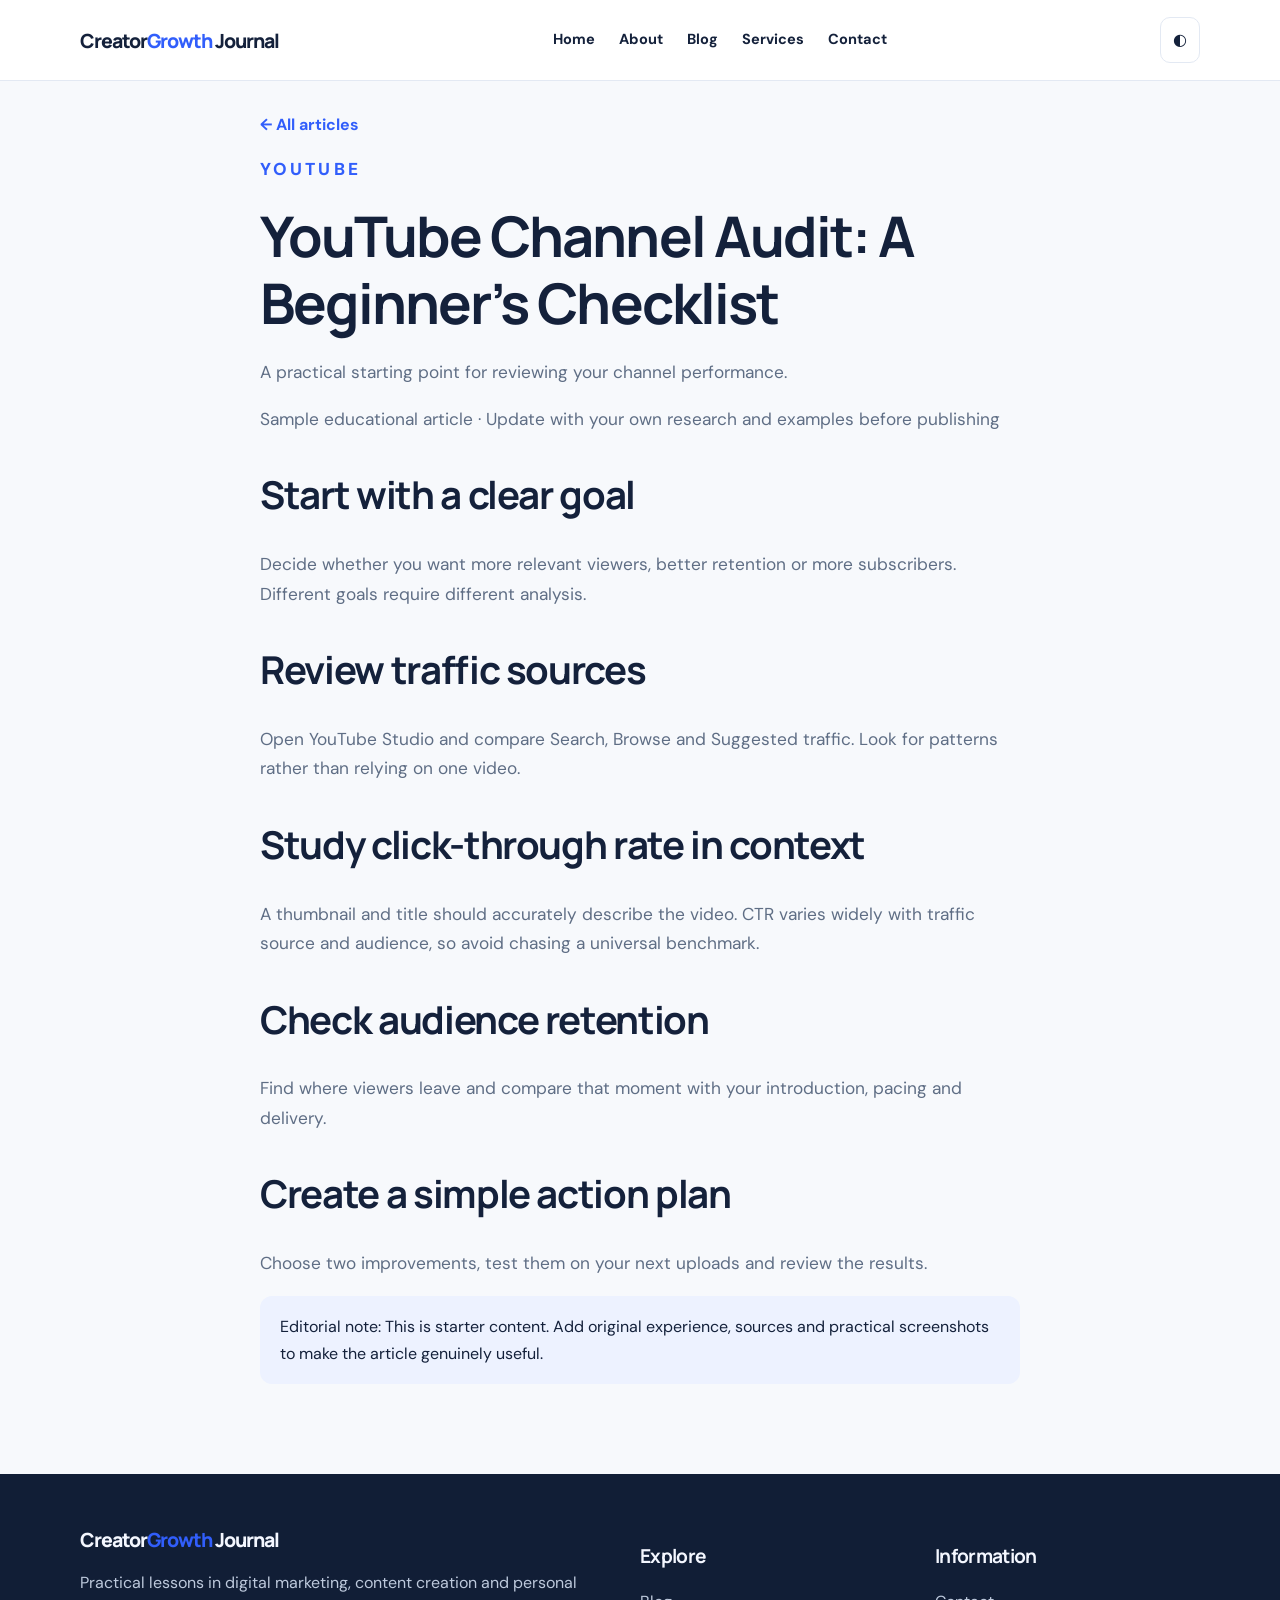
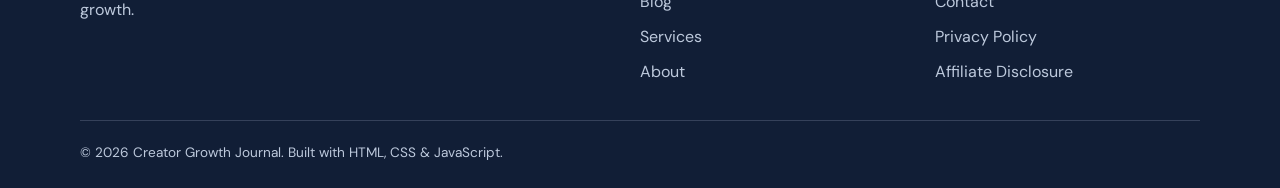
<file: posts/youtube-audit.html>
<!doctype html><html lang="en"><head><meta charset="utf-8"><meta name="viewport" content="width=device-width,initial-scale=1"><meta name="description" content="A practical starting point for reviewing your channel performance."><title>YouTube Channel Audit: A Beginner’s Checklist | Creator Growth Journal</title><link rel="stylesheet" href="../assets/css/style.css"></head><body><a class="skip" href="#main">Skip to content</a><header class="header"><div class="container nav"><a class="brand" href="../index.html">Creator<span>Growth</span> Journal</a><nav class="links" id="navLinks" aria-label="Main navigation"><a href="../index.html" >Home</a><a href="../about.html" >About</a><a href="../blog.html" >Blog</a><a href="../services.html" >Services</a><a href="../contact.html" >Contact</a></nav><div class="nav-actions"><button class="iconbtn" id="themeToggle" type="button" aria-label="Switch to dark mode">◐</button><button class="menu-toggle" id="menuToggle" type="button" aria-controls="navLinks" aria-expanded="false">☰ Menu</button></div></div></header><main id="main"><div class="article"><a class="back" href="../blog.html">← All articles</a><p class="eyebrow">YouTube</p><h1>YouTube Channel Audit: A Beginner’s Checklist</h1><p class="lead">A practical starting point for reviewing your channel performance.</p><p class="muted">Sample educational article · Update with your own research and examples before publishing</p><h2>Start with a clear goal</h2><p>Decide whether you want more relevant viewers, better retention or more subscribers. Different goals require different analysis.</p><h2>Review traffic sources</h2><p>Open YouTube Studio and compare Search, Browse and Suggested traffic. Look for patterns rather than relying on one video.</p><h2>Study click-through rate in context</h2><p>A thumbnail and title should accurately describe the video. CTR varies widely with traffic source and audience, so avoid chasing a universal benchmark.</p><h2>Check audience retention</h2><p>Find where viewers leave and compare that moment with your introduction, pacing and delivery.</p><h2>Create a simple action plan</h2><p>Choose two improvements, test them on your next uploads and review the results.</p><div class="note">Editorial note: This is starter content. Add original experience, sources and practical screenshots to make the article genuinely useful.</div></div></main><footer class="footer"><div class="container"><div class="footer-grid"><div><div class="brand">Creator<span>Growth</span> Journal</div><p>Practical lessons in digital marketing, content creation and personal growth.</p></div><div><h3>Explore</h3><div class="footer-links"><a href="../blog.html">Blog</a><a href="../services.html">Services</a><a href="../about.html">About</a></div></div><div><h3>Information</h3><div class="footer-links"><a href="../contact.html">Contact</a><a href="../privacy.html">Privacy Policy</a><a href="../disclosure.html">Affiliate Disclosure</a></div></div></div><div class="footer-bottom">© 2026 Creator Growth Journal. Built with HTML, CSS & JavaScript.</div></div></footer><script src="../assets/js/script.js" defer></script></body></html>
</file>
<file: assets/css/style.css>
@import url('https://fonts.googleapis.com/css2?family=DM+Sans:wght@400;500;600;700&family=Manrope:wght@400;500;600;700;800&display=swap');
:root{--bg:#f7f9fc;--surface:#fff;--ink:#14213b;--muted:#5f6e85;--blue:#315efb;--line:#e3e9f3;--soft:#edf2ff;--radius:18px}*{box-sizing:border-box}html{scroll-behavior:smooth}body{margin:0;background:var(--bg);color:var(--ink);font:16px/1.7 'DM Sans',Arial,sans-serif}body.dark{--bg:#0c1322;--surface:#172239;--ink:#f3f6ff;--muted:#b3c0d7;--line:#30405d;--soft:#202f52}h1,h2,h3,h4{font-family:Manrope,Arial,sans-serif;line-height:1.2;letter-spacing:-.035em}h1{font-size:clamp(2.6rem,6vw,4.8rem);margin:14px 0 22px}h2{font-size:clamp(1.8rem,3vw,2.6rem)}h3{font-size:1.2rem}p{color:var(--muted)}a{color:inherit;text-decoration:none}a:hover{color:var(--blue)}button,input,textarea,select{font:inherit}button{cursor:pointer}.container{width:min(1120px,calc(100% - 40px));margin:auto}.skip{position:absolute;top:-100px;background:var(--blue);color:#fff;padding:10px;z-index:100}.skip:focus{top:0}.header{background:var(--surface);border-bottom:1px solid var(--line);position:sticky;top:0;z-index:20}.nav{min-height:80px;display:flex;align-items:center;justify-content:space-between;gap:22px}.brand{font:800 1.22rem Manrope;letter-spacing:-.05em}.brand span{color:var(--blue)}.links{display:flex;align-items:center;gap:24px}.links a{font-size:.91rem;font-weight:700}.links a[aria-current=page]{color:var(--blue)}.nav-actions{display:flex;align-items:center;gap:9px}.iconbtn,.menu-toggle{border:1px solid var(--line);background:var(--surface);color:var(--ink);border-radius:10px;padding:8px 12px}.menu-toggle{display:none}.btn{display:inline-flex;align-items:center;justify-content:center;gap:8px;background:var(--blue);color:#fff;border:1px solid var(--blue);border-radius:11px;padding:13px 22px;font-weight:700}.btn:hover{background:#2149d8;color:white}.btn.secondary{background:var(--surface);color:var(--ink);border-color:var(--line)}.btn.secondary:hover{color:var(--blue)}.hero{padding:100px 0 95px;background:radial-gradient(circle at 83% 18%,#cbd8ff99,transparent 37%),var(--bg)}.hero-grid{display:grid;grid-template-columns:1.15fr .85fr;align-items:center;gap:55px}.eyebrow{font-size:.78rem;letter-spacing:.18em;text-transform:uppercase;font-weight:800;color:var(--blue)}.hero h1 span{color:var(--blue)}.lead{font-size:1.12rem;max-width:650px}.cta{display:flex;gap:12px;flex-wrap:wrap;margin-top:28px}.visual{background:linear-gradient(140deg,#2e54df,#6687fc);border-radius:28px;min-height:380px;padding:28px;box-shadow:0 30px 70px #315efb30;position:relative;display:flex;align-items:center;justify-content:center}.mock{background:#ffffffed;border-radius:18px;width:100%;padding:23px;box-shadow:0 12px 40px #172d6c35;transform:rotate(-3deg);color:#14213b}.mock-head{display:flex;gap:7px;margin-bottom:20px}.dot{width:10px;height:10px;border-radius:50%;background:#cbd5e1}.mock-bar{height:11px;background:#dfe6ff;border-radius:8px;margin:13px 0}.mock-bar.short{width:55%}.mock-row{display:flex;gap:10px}.mock-tile{background:#eff3ff;border-radius:10px;flex:1;height:82px;padding:14px;color:#315efb;font-size:1.5rem}.section{padding:76px 0}.section-head{display:flex;align-items:end;justify-content:space-between;gap:20px;margin-bottom:28px}.section-head h2{margin:0}.muted{color:var(--muted)}.grid{display:grid;grid-template-columns:repeat(3,1fr);gap:22px}.card{background:var(--surface);border:1px solid var(--line);border-radius:var(--radius);padding:27px;transition:transform .2s,box-shadow .2s}.card:hover{transform:translateY(-4px);box-shadow:0 16px 35px #1d315115}.card-icon{font-size:2rem}.tag{display:inline-block;background:var(--soft);color:var(--blue);border-radius:30px;padding:5px 11px;font-size:.75rem;font-weight:800}.card h3{margin:14px 0 10px}.card p{margin:0 0 18px}.read{color:var(--blue);font-weight:800}.band{background:#152748;color:white;border-radius:24px;padding:48px;display:flex;justify-content:space-between;align-items:center;gap:30px}.band p{color:#c9d5ec}.band h2{margin:0}.band .btn{background:#fff;color:#172748;border-color:white}.page-hero{padding:70px 0 38px}.page-hero h1{font-size:clamp(2.5rem,5vw,3.7rem)}.page-hero p{max-width:720px}.article{max-width:800px;margin:30px auto 90px;padding:0 20px}.article h1{font-size:clamp(2.3rem,5vw,3.5rem)}.article h2{margin-top:38px}.article p,.article li{font-size:1.08rem}.article li{margin:9px 0;color:var(--muted)}.article .back{color:var(--blue);font-weight:700}.filters{display:flex;gap:12px;flex-wrap:wrap;margin-bottom:25px}.search{padding:13px 16px;border:1px solid var(--line);border-radius:12px;background:var(--surface);color:var(--ink);width:min(360px,100%)}.filter{border:1px solid var(--line);background:var(--surface);color:var(--ink);padding:10px 16px;border-radius:12px}.filter.active{background:var(--blue);border-color:var(--blue);color:white}.form{display:grid;gap:16px;max-width:680px}.form label{display:block;font-weight:700;margin-bottom:6px}.form input,.form textarea,.form select{width:100%;padding:13px 15px;border:1px solid var(--line);border-radius:10px;background:var(--surface);color:var(--ink)}.note{padding:17px 20px;background:var(--soft);border-radius:12px;color:var(--ink)}.footer{background:#111e36;color:#f4f7ff;padding:52px 0 24px;margin-top:70px}.footer p,.footer a{color:#bdc9dc}.footer-grid{display:grid;grid-template-columns:2fr 1fr 1fr;gap:30px}.footer-links{display:grid;gap:8px}.footer-bottom{border-top:1px solid #35415a;padding-top:20px;margin-top:35px;font-size:.85rem;color:#bdc9dc}a:focus-visible,button:focus-visible,input:focus-visible,textarea:focus-visible{outline:3px solid #f0a832;outline-offset:3px}@media(max-width:850px){.hero-grid{grid-template-columns:1fr}.visual{min-height:280px}.grid{grid-template-columns:repeat(2,1fr)}.links{display:none;position:absolute;top:80px;left:0;right:0;background:var(--surface);padding:20px;flex-direction:column;align-items:start;border-bottom:1px solid var(--line)}.links.open{display:flex}.menu-toggle{display:block}.footer-grid{grid-template-columns:1fr 1fr}}@media(max-width:600px){.container{width:min(100% - 30px,1120px)}.hero{padding:60px 0}.section{padding:50px 0}.grid{grid-template-columns:1fr}.section-head{align-items:start;flex-direction:column}.band{padding:28px;flex-direction:column;align-items:start}.footer-grid{grid-template-columns:1fr}.visual{min-height:240px}.nav{min-height:72px}.links{top:72px}}@media(prefers-reduced-motion:reduce){*,*:before,*:after{scroll-behavior:auto!important;transition:none!important}}
</file>
